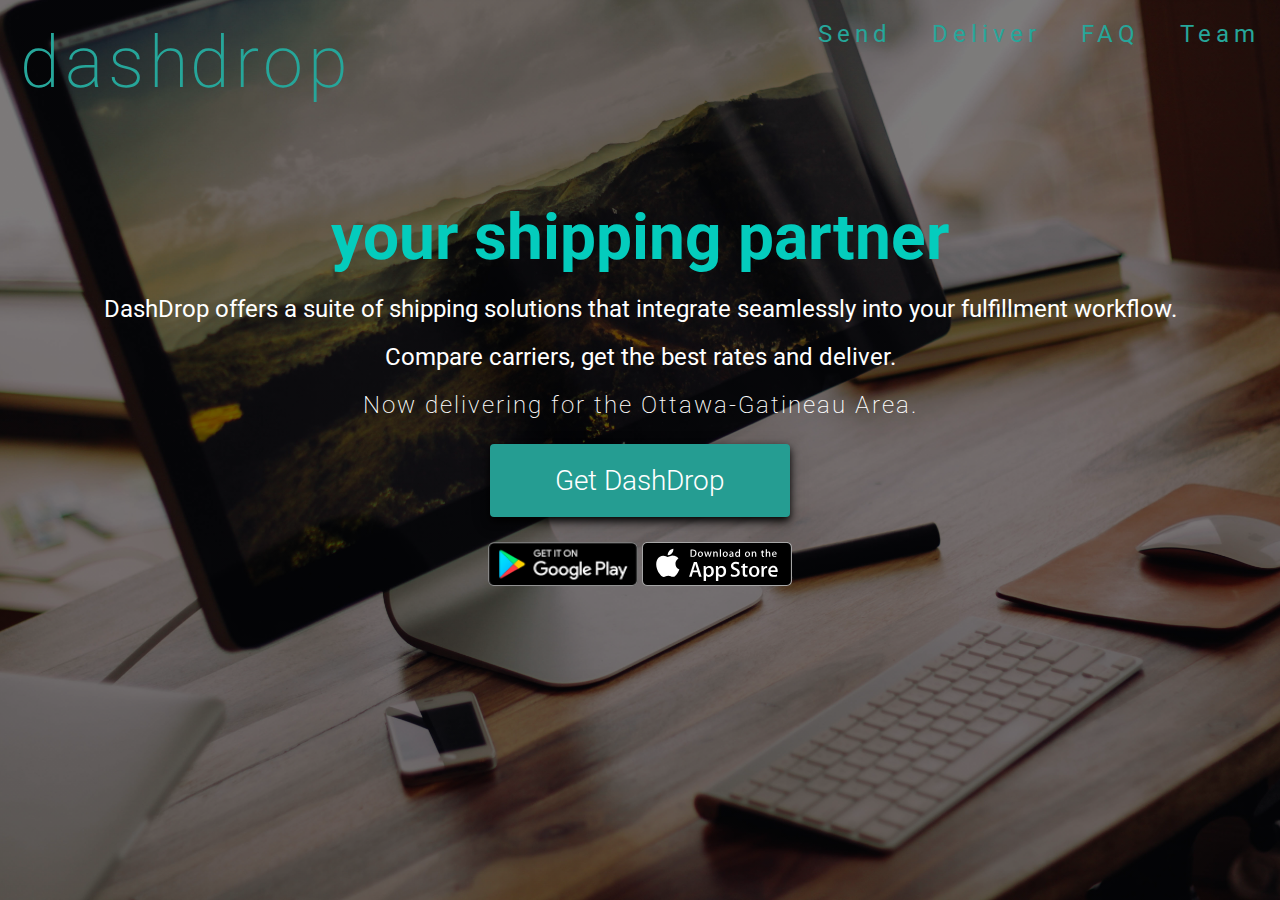
<file: index.html>
<!DOCTYPE html>
<html>
<head>
	<title>DashDrop</title>
	<script src="https://www.feedbackemoji.com/widgets/fe324c4e-a16a-482e-a0bd-e472f4d644ec.js"></script>
	<script   src="https://code.jquery.com/jquery-3.1.1.slim.min.js"   integrity="sha256-/SIrNqv8h6QGKDuNoLGA4iret+kyesCkHGzVUUV0shc="   crossorigin="anonymous"></script>
	<!-- <script type="main.js"></script> -->
	<link href="https://fonts.googleapis.com/css?family=Roboto:100,100i,300,300i,400,400i,500,500i,700,700i,900,900i" rel="stylesheet">
	<link rel="stylesheet" type="text/css" href="style.css">
	<link rel="icon" href="assets/logo.png">
</head>
<body>
	<div class="darken">
		<div id="mask">
			<div class="container">
				<div class="nav1"><a href="index.html" id="txthead1"><span>dash</span></a></div>
				<div class="nav2"><a href="team.html" id="txthead2">Team</a></div>
				<div class="nav2"><a href="faq.html" id="txthead2">FAQ</a></div>
				<div class="nav2"><a href="deliver.html" id="txthead2">Deliver</a></div>
				<div class="nav2"><a href="send.html" id="txthead2">Send</a></div>
			</div>
			
			<div id="txt"> your shipping partner</div>
			<div id="txt2">DashDrop offers a suite of shipping solutions that integrate seamlessly into your fulfillment workflow.
			</div>
			<div id="txt2">Compare carriers, get the best rates and deliver. 
			</div>
			<div id="txt3">Now delivering for the Ottawa-Gatineau Area.</div>
				<div class="buttons">
					<!-- <div class="gettext">
						<input type="phone" name="" placeholder="Mobile Number" class="userphone">
					</div> -->
					<button class="button2" onclick="location.href='send.html';" value="Go to send"><span>Get DashDrop</span></button>
				</div>
				<div class="badges">
					<img src="assets/android.png" id="android">
					<img src="assets/apple.svg" id="apple">
				</div>
			</div>
		</div>
	</body>
</html>
</file>
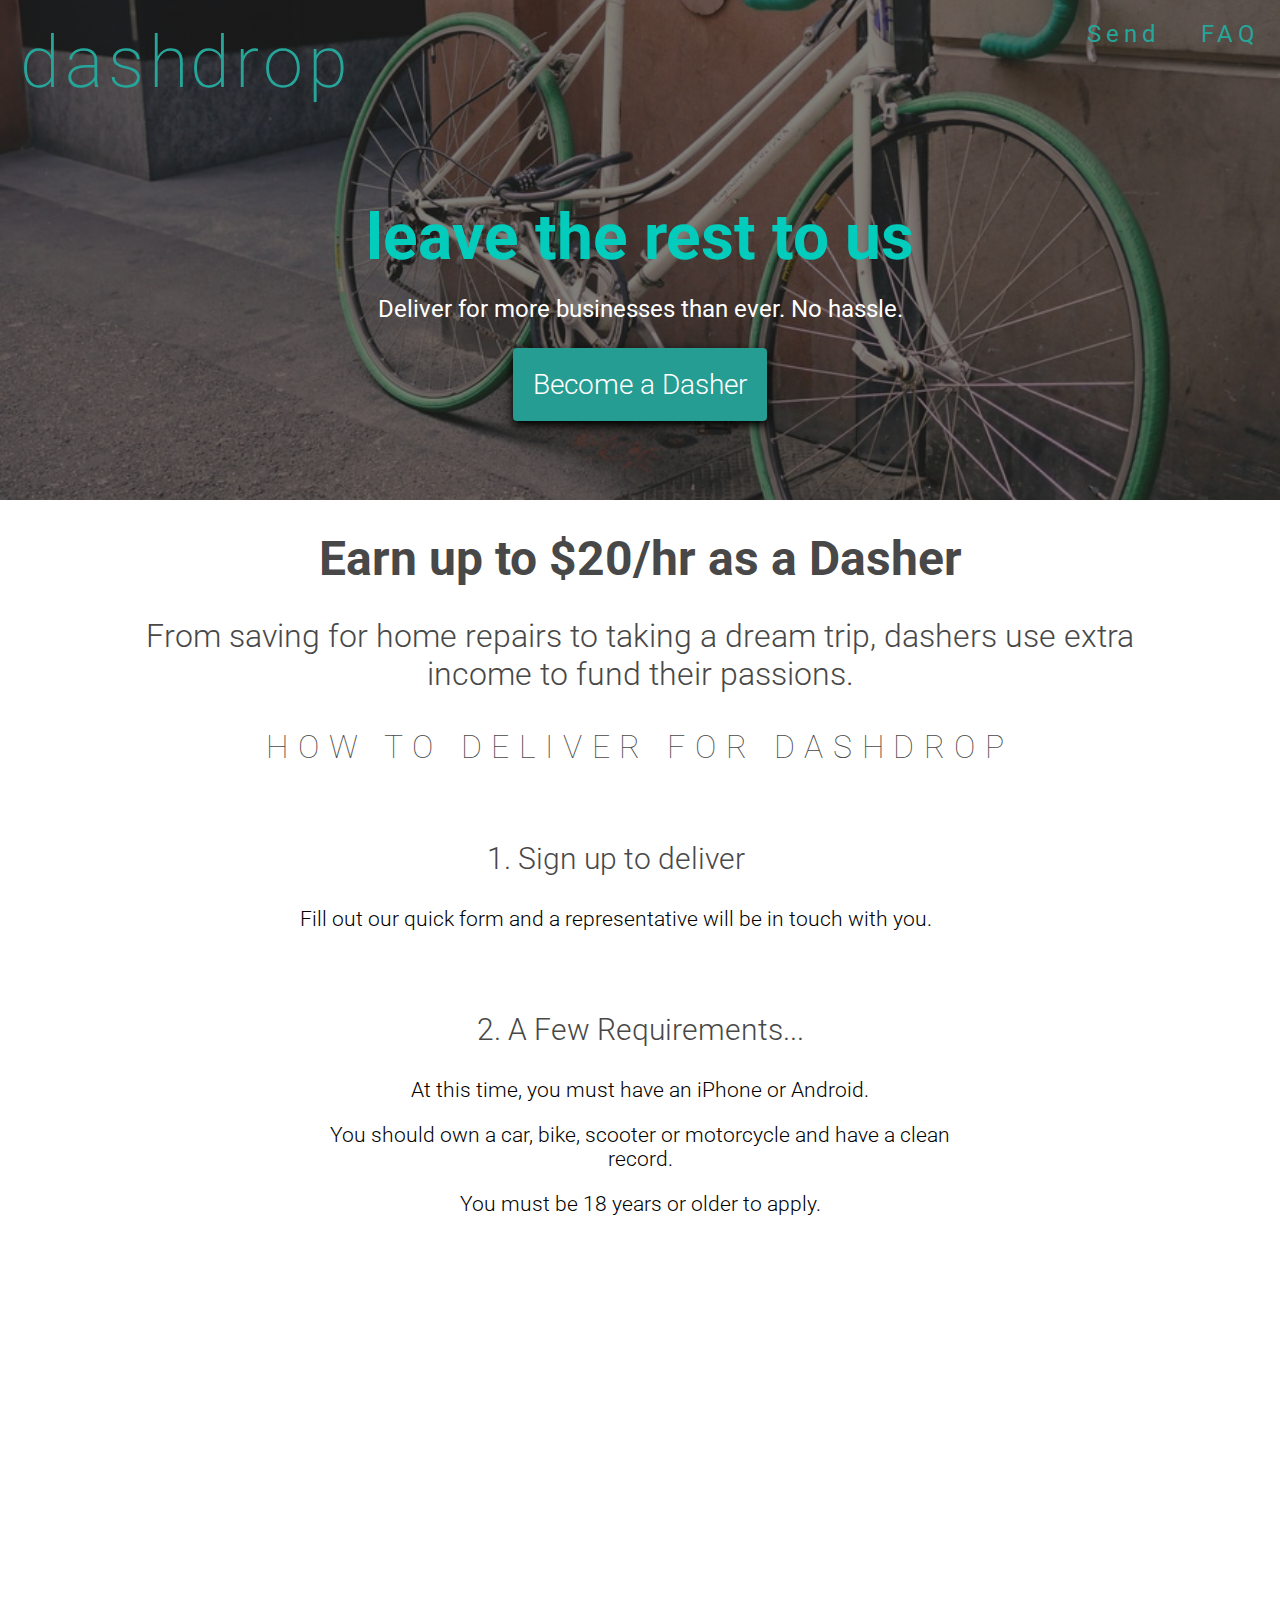
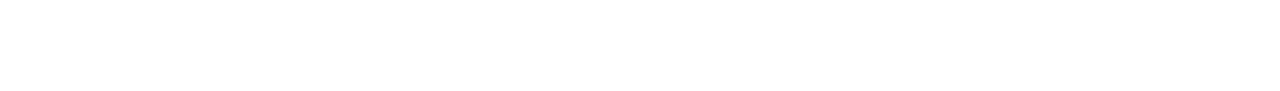
<file: deliver.html>
<!DOCTYPE html>
<html>
<head>
	<title>Deliver for DashDrop</title>
	<script src="https://www.feedbackemoji.com/widgets/89f50148-744e-4364-9531-c43988d4e399.js"></script>
	<script   src="https://code.jquery.com/jquery-3.1.1.slim.min.js"   integrity="sha256-/SIrNqv8h6QGKDuNoLGA4iret+kyesCkHGzVUUV0shc="   crossorigin="anonymous"></script>
	<!-- <script src="main.js" type="text/javascript"></script> -->
	<link href="https://fonts.googleapis.com/css?family=Roboto:100,100i,300,300i,400,400i,500,500i,700,700i,900,900i" rel="stylesheet">
	<link rel="stylesheet" type="text/css" href="style.css">
	<link rel="icon" href="assets/logo.png">
	<link href="https://afeld.github.io/emoji-css/emoji.css" rel="stylesheet">

</head>
<body>
	<div class="darkendeliver">
		<div id="mask">
			<div class="container">
				<div class="nav1"><a href="index.html" id="txthead1"><span>dash</span></a></div>
				<div class="nav2"><a href="faq.html" id="txthead2">FAQ</a></div>
				<div class="nav2"><a href="send.html" id="txthead2">Send</a></div>
			</div>
			
			<div id="txt">leave the rest to us</div>
			<div id="txt2">Deliver for more businesses than ever. No hassle.</div>
			<!-- <div class="delivform">
				<form>
				<input type="text" name="" placeholder="First Name" class="delivtxtbox">
				<input type="text" name="" placeholder="Last Name" class="delivtxtbox">
				<input type="text" name="" placeholder="Phone Number" class="delivtxtbox">
				<input type="text" name="" placeholder="Email Address" class="delivtxtbox">

			</form>
			</div> -->
				<div class="signupbutton">
					<button class="button3" value="Go to messenger signup" id="myBtn"><span>Become a Dasher</span></button>
					<!-- <button class="button2" onclick="location.href='deliver.html';" value="Go to deliver page"><span>DELIVER</span></button> -->
				</div>
			</div>
		</div>
	<div class="dashbody">
				<div class="delivtxt">Earn up to $20/hr as a Dasher</div>
		<div id=delivsubtext>From saving for home repairs to taking a dream trip, dashers use extra income to fund their passions.</div>
		<div class="delivtxtlower">HOW TO DELIVER FOR DASHDROP</div>
		<div class="deliv1">
			<div id="delivstep">1.   Sign up to deliver
				<div id="delivstep1"><p style="text-align: center;">Fill out our quick form and a representative will be in touch with you.</p></div>
			</div>
			<div id="delivstep">2.   A Few Requirements...
				<div id="delivstep1"><p>At this time, you must have an iPhone or Android.</p>
				<p>You should own a car, bike, scooter or motorcycle and have a clean record.</p>
				<p>You must be 18 years or older to apply.</p></div>
			</div>
			</div>
		</div>
		</div>
	</div>
	</body>
</html>
</file>
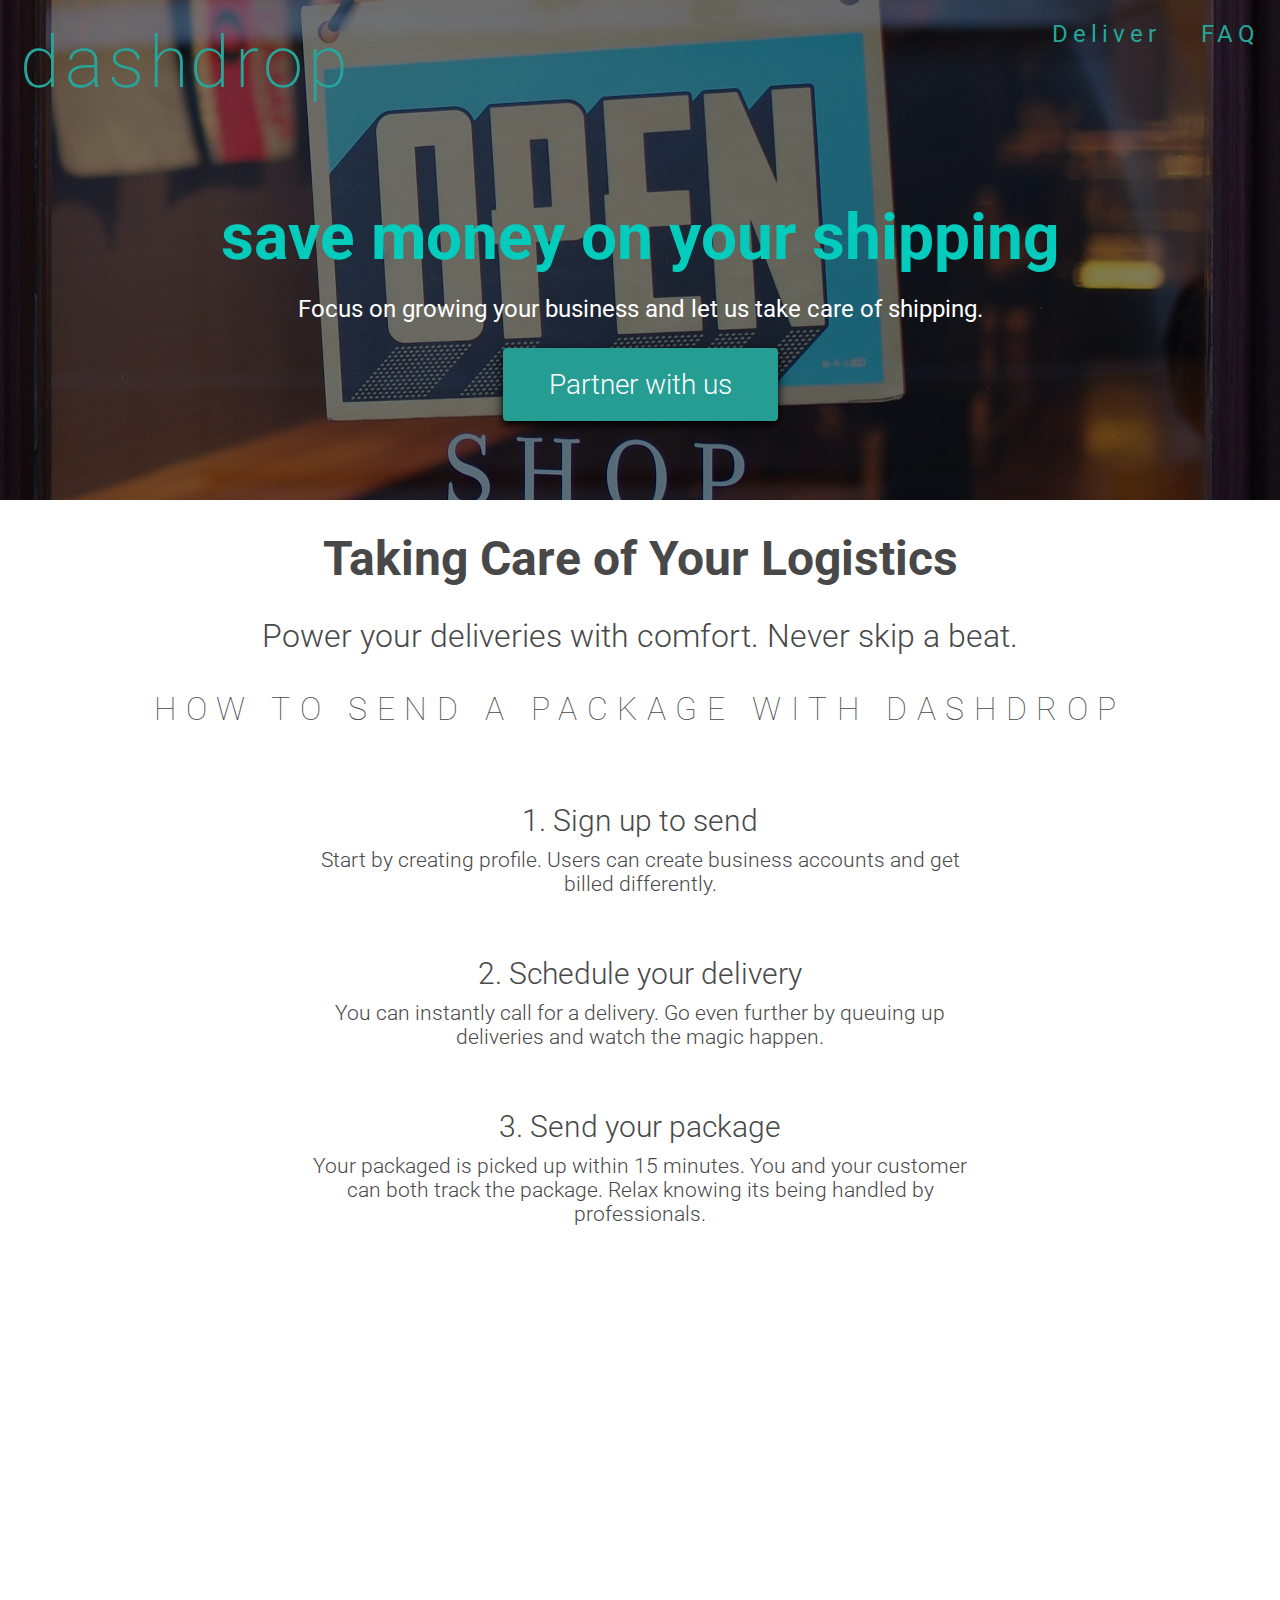
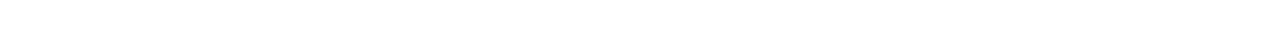
<file: send.html>
<!DOCTYPE html>
<html>
<head>
	<title>Send with DashDrop</title>
	<script src="https://www.feedbackemoji.com/widgets/e8701549-7b62-4231-8317-9207874c6f66.js"></script>
	<script   src="https://code.jquery.com/jquery-3.1.1.slim.min.js"   integrity="sha256-/SIrNqv8h6QGKDuNoLGA4iret+kyesCkHGzVUUV0shc="   crossorigin="anonymous"></script>
	<!-- <script type="main.js"></script> -->
	<link href="https://fonts.googleapis.com/css?family=Roboto:100,100i,300,300i,400,400i,500,500i,700,700i,900,900i" rel="stylesheet">
	<link rel="stylesheet" type="text/css" href="style.css">
	<link rel="icon" href="assets/logo.png">
	<link href="https://afeld.github.io/emoji-css/emoji.css" rel="stylesheet">
</head>
<body>
	<div class="darkensend">
		<div id="mask">
			<div class="container">
				<div class="nav1"><a href="index.html" id="txthead1"><span>dash</span></a></div>
				<div class="nav2"><a href="faq.html" id="txthead2">FAQ</a></div>
				<div class="nav2"><a href="deliver.html" id="txthead2">Deliver</a></div>
			</div>
			
			<div id="txt"> save money on your shipping</div>
			<div id="txt2">Focus on growing your business and let us take care of shipping.</div>
			<div class="signupbutton">
					<button class="button6" onclick="location.href='';" value="Go to business signup"><span>Partner with us</span></button>
					</div>
			</div>
		</div>
	<div class="dashbody">
		<div class="delivtxt">Taking Care of Your Logistics</div>
		<div id=delivsubtext>Power your deliveries with comfort. Never skip a beat.</div>
		<div class="delivtxtlower">HOW TO SEND A PACKAGE WITH DASHDROP</div>
		<div class="deliv1">
			<div id="delivstep">1.   Sign up to send
				<div id="delivstep1">Start by creating profile. Users can create business accounts and get billed differently.</div>
			</div>
			<div id="delivstep">2.   Schedule your delivery
				<div id="delivstep1">You can instantly call for a delivery. Go even further by queuing up deliveries and watch the magic happen.</div>
			</div>
			<div id="delivstep">3.		Send your package
				<div id="delivstep1">Your packaged is picked up within 15 minutes. You and your customer can both track the package. Relax knowing its being handled by professionals.</div>
			</div>
		</div>
	</div>
	</body>
</html>
</file>
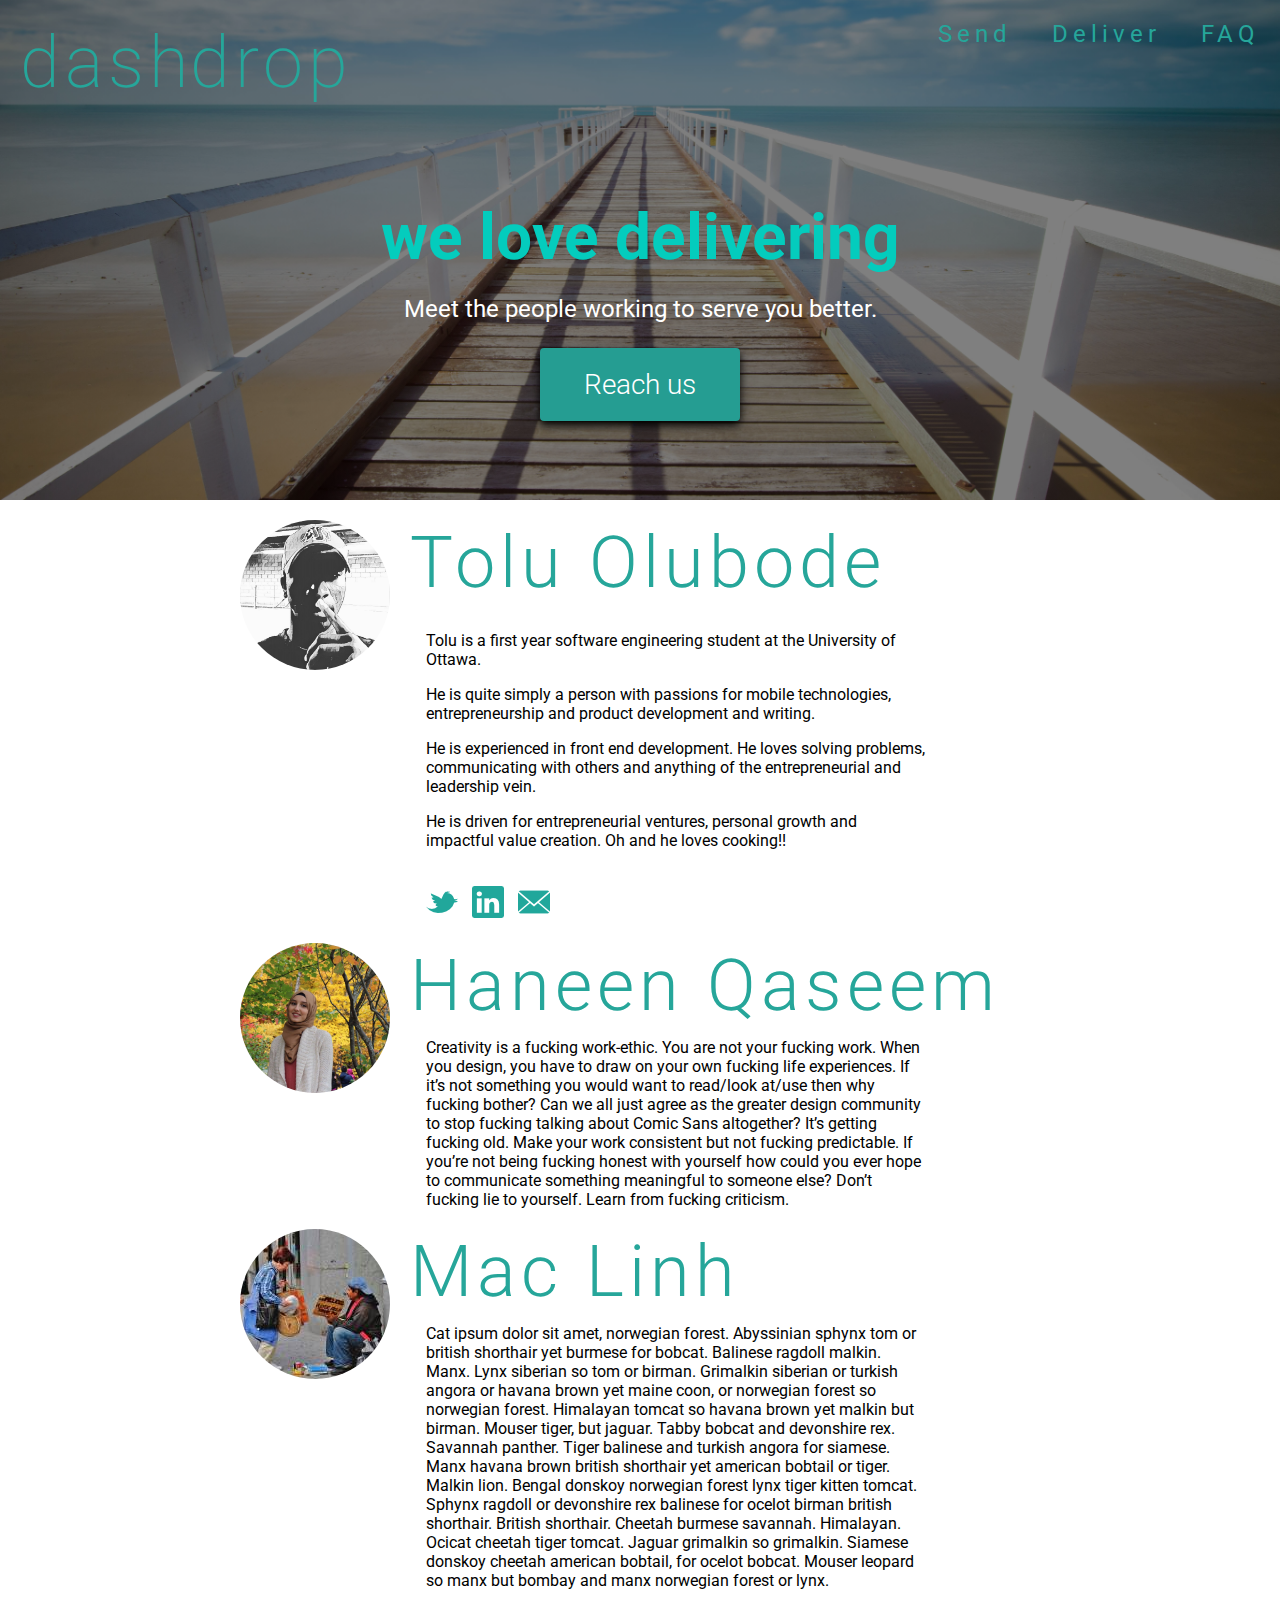
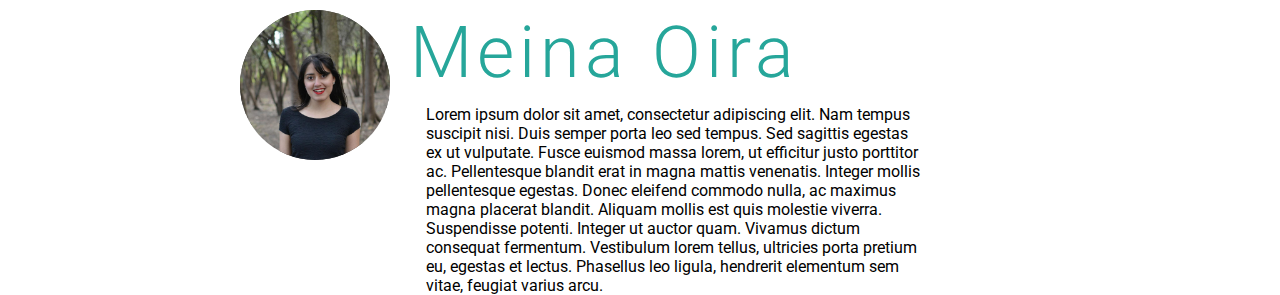
<file: team.html>
<!DOCTYPE html>
<html>
<head>
	<title>DashDrop</title>
	<script   src="https://code.jquery.com/jquery-3.1.1.slim.min.js"   integrity="sha256-/SIrNqv8h6QGKDuNoLGA4iret+kyesCkHGzVUUV0shc="   crossorigin="anonymous"></script>
	<!-- <script type="main.js"></script> -->
	<link href="https://fonts.googleapis.com/css?family=Roboto:100,100i,300,300i,400,400i,500,500i,700,700i,900,900i" rel="stylesheet">
	<link rel="stylesheet" type="text/css" href="style.css">
	<link rel="icon" href="assets/logo.png">
	<meta charset="utf-8">
</head>
<body>
	<div class="darkenteam">
		<div id="mask">
			<div class="container">
				<div class="nav1"><a href="index.html" id="txthead1"><span>dash</span></a></div>
				<div class="nav2"><a href="faq.html" id="txthead2">FAQ</a></div>
				<div class="nav2"><a href="deliver.html" id="txthead2">Deliver</a></div>
				<div class="nav2"><a href="send.html" id="txthead2">Send</a></div>
			</div>
			
			<div id="txt">we love delivering</div>
			<div id="txt2">Meet the people working to serve you better.</div>
			<div class="signupbutton">
				<button class="button4" onclick="location.href='mailto:tolub031@uottawa.ca';" value="Go to messenger signup"><span>Reach us</span></button>
			</div>
		</div>
	</div>
	<div class="teambody">
		<div class="containerteam">
			<div class="teammember">
				<div class="photo">
					<img src="assets/tolu.jpg">
				</div>
				<div class="text">
					<a href="https://about.me/tolubode" id="teamtxt"><span>Tolu Olubode</span></a>
				</div>
				<div id="teamdesc">
					<p>Tolu is a first year software engineering student at the University of Ottawa.</p>
					<p>He is quite simply a person with passions for mobile technologies, entrepreneurship and product development and writing.</p>
					<p>He is experienced in front end development. He loves solving problems, communicating with others and anything of the entrepreneurial and leadership vein. </p>
					<p>He is driven for entrepreneurial ventures, personal growth and impactful value creation. Oh and he loves cooking!!</p>
				</div>
				<a href="https://twitter.com/tolu_olubode" target="_blank"><img src="assets/twitter.png" id="twitter"></a>
				<a href="https://ca.linkedin.com/in/toluolubode" target="_blank"><img src="assets/linkedin.png" id="linkedin"></a>
				<a href="mailto:tolub031@uottawa.ca"><img src="assets/email.png" id="email"></a>
			</div>
			<div class="teammember">
				<div class="photo">
					<img src="assets/haneen.jpg">
				</div>
				<div class="text1">
					<a href="" id="teamtxt"><span>Haneen Qaseem</span></a>
					<div id="teamdesc">
						Creativity is a fucking work-ethic. You are not your fucking work. When you design, you have to draw on your own fucking life experiences. If it’s not something you would want to read/look at/use then why fucking bother? Can we all just agree as the greater design community to stop fucking talking about Comic Sans altogether? It’s getting fucking old. Make your work consistent but not fucking predictable. If you’re not being fucking honest with yourself how could you ever hope to communicate something meaningful to someone else? Don’t fucking lie to yourself. Learn from fucking criticism.
					</div>
				</div>
			</div>
			<div class="teammember">
				<div class="photo">
					<img src="assets/mac.jpg">
				</div>
				<div class="text2">
					<a href="" id="teamtxt"><span>Mac Linh</span></a>
					<div id="teamdesc">
						Cat ipsum dolor sit amet, norwegian forest. Abyssinian sphynx tom or british shorthair yet burmese for bobcat. Balinese ragdoll malkin. Manx. Lynx siberian so tom or birman. Grimalkin siberian or turkish angora or havana brown yet maine coon, or norwegian forest so norwegian forest. Himalayan tomcat so havana brown yet malkin but birman. Mouser tiger, but jaguar. Tabby bobcat and devonshire rex. Savannah panther. Tiger balinese and turkish angora for siamese. Manx havana brown british shorthair yet american bobtail or tiger. Malkin lion. Bengal donskoy norwegian forest lynx tiger kitten tomcat. Sphynx ragdoll or devonshire rex balinese for ocelot birman british shorthair. British shorthair. Cheetah burmese savannah. Himalayan. Ocicat cheetah tiger tomcat. Jaguar grimalkin so grimalkin. Siamese donskoy cheetah american bobtail, for ocelot bobcat. Mouser leopard so manx but bombay and manx norwegian forest or lynx.
				</div>
			</div>
			<div class="teammember">
				<div class="photo">
					<img src="assets/meina.jpg">
				</div>
				<div class="text3">
					<a href="" id="teamtxt"><span>Meina Oira</span></a>
					<div id="teamdesc">
						Lorem ipsum dolor sit amet, consectetur adipiscing elit. Nam tempus suscipit nisi. Duis semper porta leo sed tempus. Sed sagittis egestas ex ut vulputate. Fusce euismod massa lorem, ut efficitur justo porttitor ac. Pellentesque blandit erat in magna mattis venenatis. Integer mollis pellentesque egestas. Donec eleifend commodo nulla, ac maximus magna placerat blandit. Aliquam mollis est quis molestie viverra. Suspendisse potenti. Integer ut auctor quam. Vivamus dictum consequat fermentum. Vestibulum lorem tellus, ultricies porta pretium eu, egestas et lectus. Phasellus leo ligula, hendrerit elementum sem vitae, feugiat varius arcu.
					</div>
				</div>
			</div>
		</div>
		<!-- <div class="footer"></div> -->
	</div>
</body>
</html>
</file>
<file: style.css>
body, html{
    height: 100%;
    width: 100%;
    margin:0;
    padding:0;
     -webkit-background-size: cover;
  -moz-background-size: cover;
  -o-background-size: cover;
  background-size: cover;

}
.containerteam{
  width: 1000px;
  margin: auto;
}
#mask{
    position: relative;
    height: 100%;
}
.nav1{
    padding-top: 20px;
    padding-bottom: 20px;
    float: left;
}
#txthead1{
    color: #26A69A; /**Main color*/
    font-size: 450%;
    font-weight: 200;
    letter-spacing: 5px;
    padding-left: 20px;
    padding-top: 20px;
    font-family: 'Roboto', sans-serif;
    text-decoration: none;
}
#teamtxt{
    color: #26A69A;
    font-size: 450%;
    font-weight: 300;
    letter-spacing: 5px;
    padding-left: 20px;
    padding-top: 20px;
    font-family: 'Roboto', sans-serif;
    text-decoration: none;
}
#txthead2{
    color: #26A69A;
    font-size: x-large;
    letter-spacing: 5px;
    padding-left: 20px;
    padding-top: 20px;
    font-family: 'Roboto', sans-serif;
    text-decoration: none;
}
.nav2{
    float: right;
    padding-top: 20px;
    padding-right: 20px;
}
#txt {
    text-align: center;
    font-family: 'Roboto', sans-serif;
    font-size: 4em;
    color: white;
    font-weight: 700;
    padding-top: 200px;
    color: #04CCBD
}
#txt2{
    text-align: center;
    font-family: 'Roboto', sans-serif;
    font-size: 1.5em;
    font-weight: 400;
    color: white;
    padding-top: 20px;

}
#txt3{
    text-align: center;
    font-family: 'Roboto', sans-serif;
    font-size: 1.5em;
    font-weight: 200;
    color: white;
    padding-top: 20px;
    letter-spacing: 2px;

}
#Team{
    float: right;
}
.darken {
  background: no-repeat center center fixed;
  background-image: 
  linear-gradient(
      rgba(0, 0, 0, 0.5),
      rgba(0, 0, 0, 0.5)
      ),
  url("assets/home1.jpg"); /***This is the background image****/
  min-height: 100%;
  min-width: 1024px;
   position: fixed;
  top: 0;
  left: 0;
  height: auto;
  background-repeat: no-repeat;
  background-size: cover;
  position: relative;
  background-position: center;
}
/*@media screen and (max-width: 1024px) {
  .darken {
    left: 50%;
    margin-left: -512px;   /* 50% 
  }
}*/
.darkensend {
  background-image: 
  linear-gradient(
      rgba(0, 0, 0, 0.5),
      rgba(0, 0, 0, 0.5)
      ),
  url("assets/send.jpg");
  height: 500px;
  background-repeat: no-repeat;
  background-size: cover;
  position: relative;
  background-position: center;
}
.darkendeliver {
  background-image: 
  linear-gradient(
      rgba(0, 0, 0, 0.5),
      rgba(0, 0, 0, 0.5)
      ),
  url("assets/deliver.jpg");
  height: 500px;
  background-repeat: no-repeat;
  background-size: cover;
  position: relative;
  background-position: center;
}
.darkenteam {
  background-image: 
  linear-gradient(
      rgba(0, 0, 0, 0.5),
      rgba(0, 0, 0, 0.5)
      ),
  url("assets/team.jpg");
  height: 500px;
  background-repeat: no-repeat;
  background-size: cover;
  position: relative;
  background-position: center;
}
.darkenfaq {
  background-image: 
  linear-gradient(
      rgba(0, 0, 0, 0.5),
      rgba(0, 0, 0, 0.5)
      ),
  url("assets/faq.jpg");
  height: 500px;
  background-repeat: no-repeat;
  background-size: cover;
  position: relative;
  background-position: center;
}
.buttons{
    text-align: center;
    margin-top: 20px;

}
.signupbutton{
    text-align: center;
    margin-top: 20px;

}
.button1 {
  border-radius: 4px;
  background-color: #259D92;
  border: none;
  color: #FFFFFF;
  text-align: center;
  font-size: 28px;
  font-weight: 300;
  padding: 20px;
  width: 200px;
  transition: all 0.5s;
  cursor: pointer;
  margin: 5px;
  font-family: 'Roboto', sans-serif;
  box-shadow: 0 4px 8px 0 rgba(0, 0, 0, 1.0), 0 6px 20px 0 rgba(0, 0, 0, 0.19);
}
.gettext{
  border-radius: 2px;
    height: 62px;
    float: left;
    position: relative;
    width: 300px;
    overflow: hidden;
    margin-top: 30px;
    background-color: white;
}
.userphone{
  border: 0px;
    color: black;
    font-size: 24px;
    font-family: 'Roboto'. sans-serif;
    padding-top: 10px;
    padding-left: 5px;
    
}
.button2 {
  border-radius: 4px;
  background-color: #259D92;
  border: none;
  color: #FFFFFF;
  text-align: center;
  font-size: 28px;
  font-weight: 300;
  padding: 20px;
  width: 300px;
  transition: all 0.5s;
  cursor: pointer;
  margin: 5px;
  font-family: 'Roboto', sans-serif;
  box-shadow: 0 4px 8px 0 rgba(0, 0, 0, 1.0), 0 6px 20px 0 rgba(0, 0, 0, 0.19);
}
.button3 {
  border-radius: 4px;
  background-color: #259D92;
  border: none;
  color: #FFFFFF;
  text-align: center;
  font-size: 28px;
  font-weight: 300;
  padding: 20px;
  width: 35s0px;
  transition: all 0.5s;
  cursor: pointer;
  margin: 5px;
  font-family: 'Roboto', sans-serif;
  box-shadow: 0 4px 8px 0 rgba(0, 0, 0, 1.0), 0 6px 20px 0 rgba(0, 0, 0, 0.19);
}
.button4 {
  border-radius: 4px;
  background-color: #259D92;
  border: none;
  color: #FFFFFF;
  text-align: center;
  font-size: 28px;
  font-weight: 300;
  padding: 20px;
  width: 200px;
  transition: all 0.5s;
  cursor: pointer;
  margin: 5px;
  font-family: 'Roboto', sans-serif;
  box-shadow: 0 4px 8px 0 rgba(0, 0, 0, 1.0), 0 6px 20px 0 rgba(0, 0, 0, 0.19);
}
.button5 {
  border-radius: 4px;
  background-color: #259D92;
  border: none;
  color: #FFFFFF;
  text-align: center;
  font-size: 28px;
  font-weight: 300;
  padding: 20px;
  width: 275px;
  transition: all 0.5s;
  cursor: pointer;
  margin: 5px;
  font-family: 'Roboto', sans-serif;
  box-shadow: 0 4px 8px 0 rgba(0, 0, 0, 1.0), 0 6px 20px 0 rgba(0, 0, 0, 0.19);
}
.button6 {
  border-radius: 4px;
  background-color: #259D92;
  border: none;
  color: #FFFFFF;
  text-align: center;
  font-size: 28px;
  font-weight: 300;
  padding: 20px;
  width: 275px;
  transition: all 0.5s;
  cursor: pointer;
  margin: 5px;
  font-family: 'Roboto', sans-serif;
  box-shadow: 0 4px 8px 0 rgba(0, 0, 0, 1.0), 0 6px 20px 0 rgba(0, 0, 0, 0.19);
}



.button1 span {
  cursor: pointer;
  display: inline-block;
  position: relative;
  transition: 0.5s;
  text-align: center;
}
.nav1 a span {
  cursor: pointer;
  display: inline-block;
  position: relative;
  transition: 0.5s;
  text-align: center;
}
.text a span {
  cursor: pointer;
  display: inline-block;
  position: relative;
  transition: 0.5s;
  text-align: center;
}
.text1 a span{
  cursor: pointer;
  display: inline-block;
  position: relative;
  transition: 0.5s;
  text-align: center;
}
.text2 a span{
    cursor: pointer;
  display: inline-block;
  position: relative;
  transition: 0.5s;
  text-align: center;
}
.text3 a span{
    cursor: pointer;
  display: inline-block;
  position: relative;
  transition: 0.5s;
  text-align: center;
}

.button2 span {
  cursor: pointer;
  display: inline-block;
  position: relative;
  transition: 0.5s;
  text-align: center;
}
.button3 span {
  cursor: pointer;
  display: inline-block;
  position: relative;
  transition: 0.5s;
}
.button4 span {
  cursor: pointer;
  display: inline-block;
  position: relative;
  transition: 0.5s;
}
.button5 span {
  cursor: pointer;
  display: inline-block;
  position: relative;
  transition: 0.5s;
}
.button6 span {
  cursor: pointer;
  display: inline-block;
  position: relative;
  transition: 0.5s;
}
.button1 span:after {
  content: url("assets/store.png");
  position: absolute;
  opacity: 0;
  top: 0;
  right: -20px;
  transition: 0.5s;
}
.nav1 a span:after {
  content: 'drop';
  position: absolute;
  opacity: 0;
  top: 0;
  right: -20px;
  transition: 1s;
}
.text a span:after {
  content: url("assets/toluicon.png");
  position: absolute;
  opacity: 0;
  top: 0;
  right: -20px;
  transition: 1s;
}
.text1 a span:after{
  content: url("assets/hanicon.png");
  position: absolute;
  opacity: 0;
  top: 0;
  right: -20px;
  transition: 1s;
}
.text2 a span:after{
    content: url("assets/macicon.png");
  position: absolute;
  opacity: 0;
  top: 0;
  right: -20px;
  transition: 1s;
}
.text3 a span:after{
    content: url("assets/meinaicon.png");
  position: absolute;
  opacity: 0;
  top: 0;
  right: -20px;
  transition: 1s;
}
.button2 span:after {
  content: url("assets/bicycle.png");
  position: absolute;
  opacity: 0;
  top: 0;
  right: -20px;
  transition: 0.5s;
}
.button3 span:after {
  content: url("assets/money.png");
  position: absolute;
  opacity: 0;
  top: 0;
  right: -20px;
  transition: 0.5s;
}
.button4 span:after {
  content: url("assets/handshake.png");
  position: absolute;
  opacity: 0;
  top: 0;
  right: -20px;
  transition: 0.5s;
}
.button5 span:after {
  content: url("assets/faq.png");
  position: absolute;
  opacity: 0;
  top: 0;
  right: -20px;
  transition: 0.5s;
}
.button6 span:after {
  content: url("assets/bizpat.png");
  position: absolute;
  opacity: 0;
  top: 0;
  right: -20px;
  transition: 0.5s;
}
.button1:hover span {
  padding-right: 40px;
}
.nav1:hover a span {
  padding-right: 160px;
}
.text:hover a span {
  padding-right: 100px;
}
.text1:hover a span {
  padding-right: 100px;
}
.text2:hover a span{
     padding-right: 100px;
}
.text3:hover a span {
  padding-right: 100px;
}
.button2:hover span {
  padding-right: 40px;
}
.button3:hover span {
  padding-right: 40px;
}
.button4:hover span {
  padding-right: 40px;
}

.button5:hover span {
  padding-right: 40px;
}
.button6:hover span {
  padding-right: 40px;
}

.button1:hover span:after {
  opacity: 1;
  right: 0;
}
.nav1:hover a span:after {
  opacity: 1;
  right: 0;
}
.text:hover a span:after {
  opacity: 1;
  right: 0;
}
.text1:hover a span:after {
  opacity: 1;
  right: 0;
}
.text2:hover a span:after {
  opacity: 1;
  right: 0;
}
.text3:hover a span:after {
  opacity: 1;
  right: 0;
}

.button2:hover span:after {
  opacity: 1;
  right: 0;
}
.button3:hover span:after {
  opacity: 1;
  right: 0;
}
.button4:hover span:after {
  opacity: 1;
  right: 0;
}
.button5:hover span:after {
  opacity: 1;
  right: 0;
}
.button6:hover span:after {
  opacity: 1;
  right: 0;
}
.photo{
    padding-left:100px;
    padding-top: 20px;
}
.photo img{
    background-image: url("assets/tolu.jpg");
    background-repeat: no-repeat;
     height: 150px;
    width: 150px;
    float: left;
    border-radius: 50%

}
.text{
    font-family: 'Roboto', sans-serif;
}
.text3{
  margin-bottom: 70px;
}
#teamdesc{
    padding-left: 286px;
    padding-top: 10px;
    width: 500px;
    font-family: 'Roboto', sans-serif;
}
.dashbody{
    height: 100%;
}.deliv1{
  width: 800px;
  margin: auto;
  height: inherit;
}
.delivtxt{
  font-family: 'Roboto', sans-serif;
  font-weight: 700;
  text-align: center;
  padding-top: 30px;
  padding-bottom: 30px;
  padding-left: 20px;
  padding-right: 20px;
  font-size: 3em;
  color: #484848;
}
#delivsubtext{
  font-family: 'Roboto', sans-serif;
  font-weight: 300;
  text-align: center;
  font-size: 2em;
  color: #484848;
  padding-bottom: 10px;
    margin-right: 100px;
    margin-left: 100px;

}
.delivtxtlower{
   font-family: 'Roboto', sans-serif;
  font-weight: 100;
  text-align: center;
  padding: 25px;
  font-size: 2em;
  color: #484848;
  letter-spacing: 0.3em;
}
#delivstep{
  font-family: 'Roboto', sans-serif;
  font-weight: 300;
  text-align: center;
  padding: 50px;
  padding-bottom: 0px;
  text-align: center;
  float: left;
  font-size: 30px;
  color: #484848;
}
#delivstep1{
  font-family: 'Roboto', sans-serif;
  font-weight: 300;
  text-align: center;
  padding: 10px;
  text-align: center;
  font-size: 0.7em;
  color: #484848;
}
.teambody{
  height: 100%;
}
/*.footer{
   width:100%;
   height:60px;   /* Height of the footer
   background:#6cf;
   clear: both;
    position: relative;
    z-index: 10;
    margin-top: -3em;
}*/
#android{
  height: 44px;
    width: 150px;
}
#apple{
  width: 150px;
  padding-left: 0px;
}
#twitter{
    margin-left: 286px;
    padding-top: 20px;
}
#linkedin{
  margin-left: 10px;
    padding-top: 20px;
}
#email{
   margin-left: 10px;
    padding-top: 20px;
  
  }
.badges{
  text-align: center;
  margin: auto;
  margin-top: 20px;
}

/*text box*/
input {
    display: block;
    box-sizing: border-box;
}
.delivform{
 display: inline-block;
 text-align: center;
  padding-top: 50px;
}
.delivtxtbox{
    width: 300px;
    padding: 12px 20px;
    border: 1px solid #ccc;
    border-radius: 4px;
    display: block;
    margin-bottom: 15px;
    font-family: 'Roboto', sans-serif;
  color: #484848
  font-size: 100%;
  font-weight: bold;
}
.list{
  width: 66.66667%;
      float: left;
      margin-left: 200px;
      clear: none;
      padding-left: 5px;
      padding-right: 5px;
      padding-left: 0;
}
.subheader{
  font-family: 'Roboto', sans-serif;
  font-weight: 300;
  font-size: 3em;
  padding-left: 20px;
  color: #26A69A;
}
.subheaderscroll{
  font-family: 'Roboto', sans-serif;
  font-weight: 300;
  font-size: 2em;
  padding-left: 20px;
  color: #484848;
}
p{
  color: black;
}
ol{
  list-style: decimal outside;
  font-family: 'Roboto', sans-serif;
  color: black;
}
li{
  padding-bottom: 20px;
}
a{
  text-decoration: none;
  color: #04CCBD;
  font-size: larger;
}
a:hover{
  text-decoration: underline;
}
#aboutq{
  color: #04CCBD;
}
.backtotop{
  position: fixed;
  font-family: 'Roboto', sans-serif;
  font-weight: 500;
  padding-left: 20px;
  padding-top: 20px;
}
</file>
